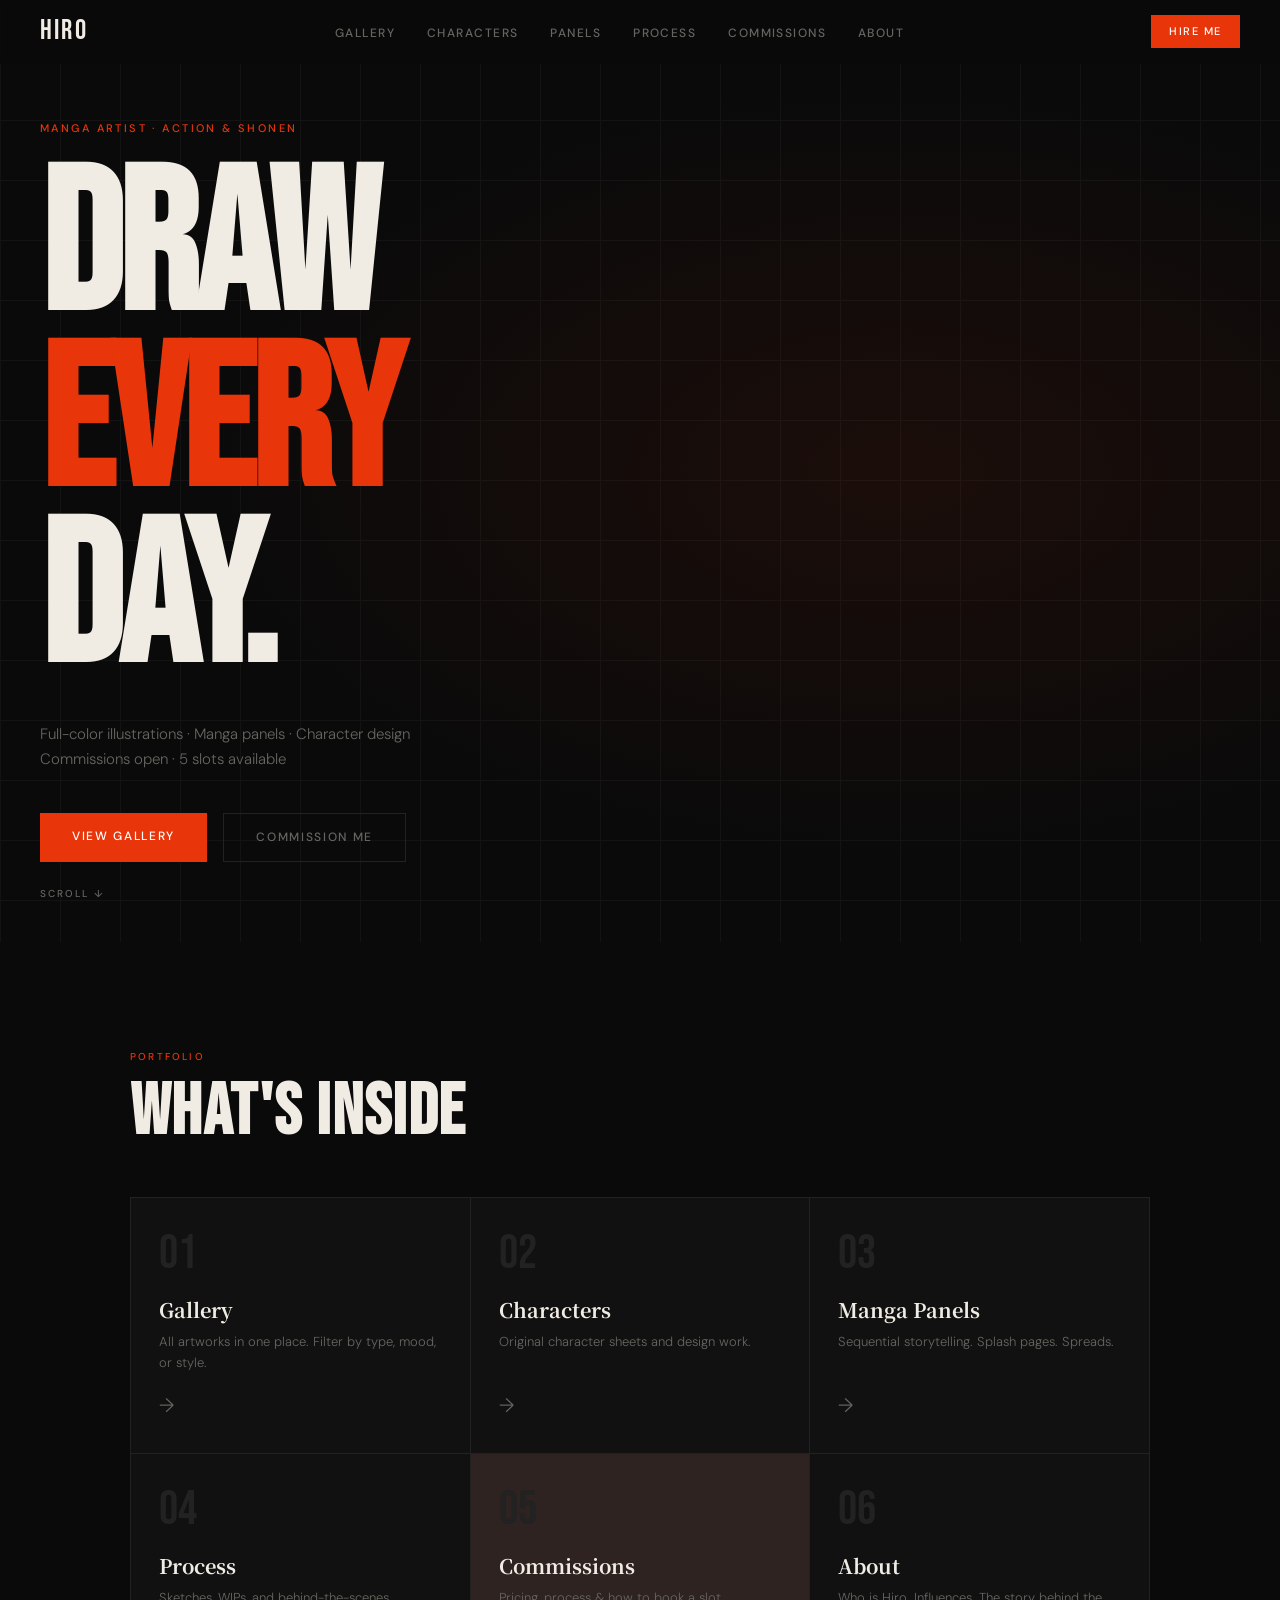
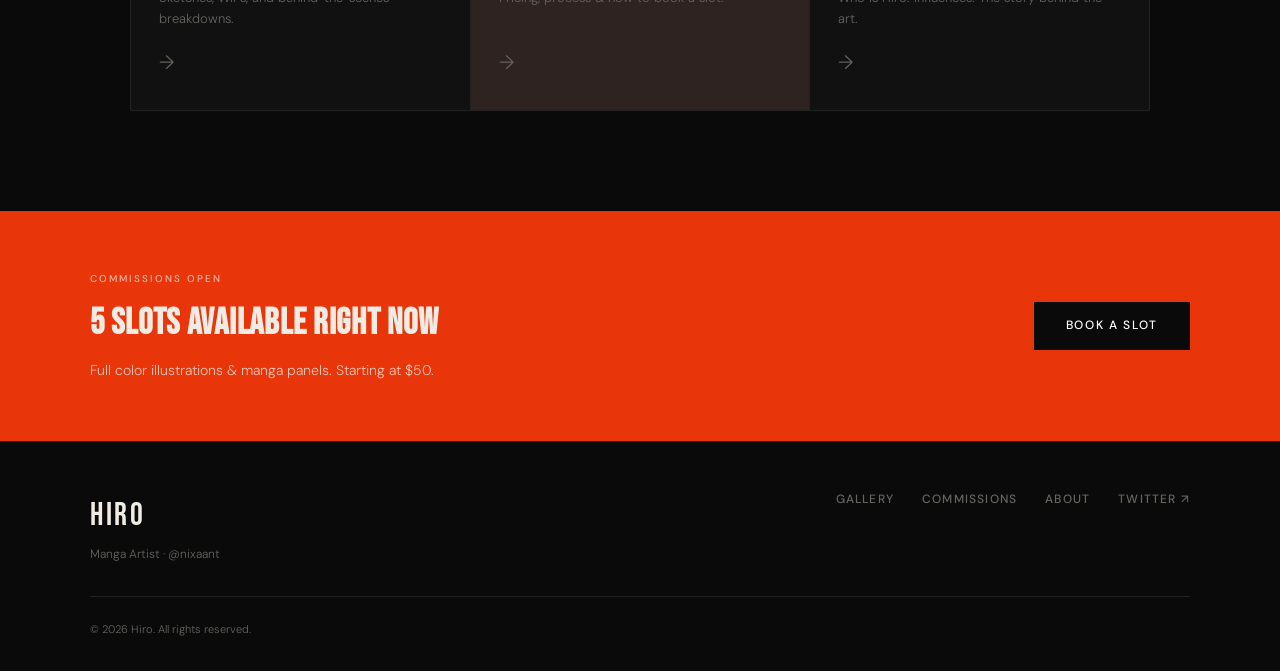
<file: index.html>
<!DOCTYPE html>
<html lang="en">
<head>
<meta charset="UTF-8">
<meta name="viewport" content="width=device-width, initial-scale=1.0">
<title>HIRO — Manga Artist</title>
<link rel="stylesheet" href="style.css">
<link href="https://fonts.googleapis.com/css2?family=Bebas+Neue&family=Noto+Serif+JP:wght@400;700;900&family=DM+Sans:wght@300;400;500&display=swap" rel="stylesheet">
</head>
<body>

<!-- NAV -->
<nav class="nav" id="nav">
  <a href="index.html" class="nav-logo">HIRO</a>
  <ul class="nav-links">
    <li><a href="gallery.html">Gallery</a></li>
    <li><a href="characters.html">Characters</a></li>
    <li><a href="panels.html">Panels</a></li>
    <li><a href="process.html">Process</a></li>
    <li><a href="commissions.html">Commissions</a></li>
    <li><a href="about.html">About</a></li>
  </ul>
  <a href="commissions.html" class="nav-cta">Hire Me</a>
  <button class="nav-burger" id="burger" aria-label="Menu">
    <span></span><span></span><span></span>
  </button>
</nav>

<div class="mobile-menu" id="mobileMenu">
  <a href="gallery.html">Gallery</a>
  <a href="characters.html">Characters</a>
  <a href="panels.html">Panels</a>
  <a href="process.html">Process</a>
  <a href="commissions.html">Commissions</a>
  <a href="about.html">About</a>
  <a href="commissions.html" class="mobile-cta">Hire Me →</a>
</div>

<!-- HERO -->
<section class="hero">
  <div class="hero-bg">
    <div class="hero-grid"></div>
    <div class="hero-noise"></div>
  </div>
  <div class="hero-content">
    <div class="hero-tag">Manga Artist · Action &amp; Shonen</div>
    <h1 class="hero-title">
      <span class="title-line" style="animation-delay:0.1s">DRAW</span>
      <span class="title-line accent" style="animation-delay:0.2s">EVERY</span>
      <span class="title-line" style="animation-delay:0.3s">DAY.</span>
    </h1>
    <p class="hero-sub">Full-color illustrations · Manga panels · Character design<br>Commissions open · 5 slots available</p>
    <div class="hero-actions">
      <a href="gallery.html" class="btn-primary">View Gallery</a>
      <a href="commissions.html" class="btn-ghost">Commission Me</a>
    </div>
  </div>
  <div class="hero-scroll">SCROLL ↓</div>
</section>

<!-- SECTIONS PREVIEW -->
<section class="preview-section">
  <div class="section-header">
    <span class="section-tag">Portfolio</span>
    <h2>What's Inside</h2>
  </div>
  <div class="preview-grid">
    <a href="gallery.html" class="preview-card" style="animation-delay:0s">
      <div class="preview-num">01</div>
      <div class="preview-info">
        <div class="preview-title">Gallery</div>
        <div class="preview-desc">All artworks in one place. Filter by type, mood, or style.</div>
      </div>
      <div class="preview-arrow">→</div>
    </a>
    <a href="characters.html" class="preview-card" style="animation-delay:0.05s">
      <div class="preview-num">02</div>
      <div class="preview-info">
        <div class="preview-title">Characters</div>
        <div class="preview-desc">Original character sheets and design work.</div>
      </div>
      <div class="preview-arrow">→</div>
    </a>
    <a href="panels.html" class="preview-card" style="animation-delay:0.1s">
      <div class="preview-num">03</div>
      <div class="preview-info">
        <div class="preview-title">Manga Panels</div>
        <div class="preview-desc">Sequential storytelling. Splash pages. Spreads.</div>
      </div>
      <div class="preview-arrow">→</div>
    </a>
    <a href="process.html" class="preview-card" style="animation-delay:0.15s">
      <div class="preview-num">04</div>
      <div class="preview-info">
        <div class="preview-title">Process</div>
        <div class="preview-desc">Sketches, WIPs, and behind-the-scenes breakdowns.</div>
      </div>
      <div class="preview-arrow">→</div>
    </a>
    <a href="commissions.html" class="preview-card highlight" style="animation-delay:0.2s">
      <div class="preview-num">05</div>
      <div class="preview-info">
        <div class="preview-title">Commissions</div>
        <div class="preview-desc">Pricing, process &amp; how to book a slot.</div>
      </div>
      <div class="preview-arrow">→</div>
    </a>
    <a href="about.html" class="preview-card" style="animation-delay:0.25s">
      <div class="preview-num">06</div>
      <div class="preview-info">
        <div class="preview-title">About</div>
        <div class="preview-desc">Who is Hiro. Influences. The story behind the art.</div>
      </div>
      <div class="preview-arrow">→</div>
    </a>
  </div>
</section>

<!-- COMMISSION STRIP -->
<section class="strip">
  <div class="strip-inner">
    <div class="strip-text">
      <span class="strip-tag">Commissions Open</span>
      <h3>5 slots available right now</h3>
      <p>Full color illustrations &amp; manga panels. Starting at $50.</p>
    </div>
    <a href="commissions.html" class="btn-primary">Book a Slot</a>
  </div>
</section>

<!-- FOOTER -->
<footer class="footer">
  <div class="footer-inner">
    <div class="footer-left">
      <div class="footer-logo">HIRO</div>
      <div class="footer-sub">Manga Artist · @nixaant</div>
    </div>
    <div class="footer-links">
      <a href="gallery.html">Gallery</a>
      <a href="commissions.html">Commissions</a>
      <a href="about.html">About</a>
      <a href="https://twitter.com/nixaant" target="_blank">Twitter ↗</a>
    </div>
  </div>
  <div class="footer-bottom">© 2026 Hiro. All rights reserved.</div>
</footer>

<script src="main.js"></script>
</body>
</html>
</file>
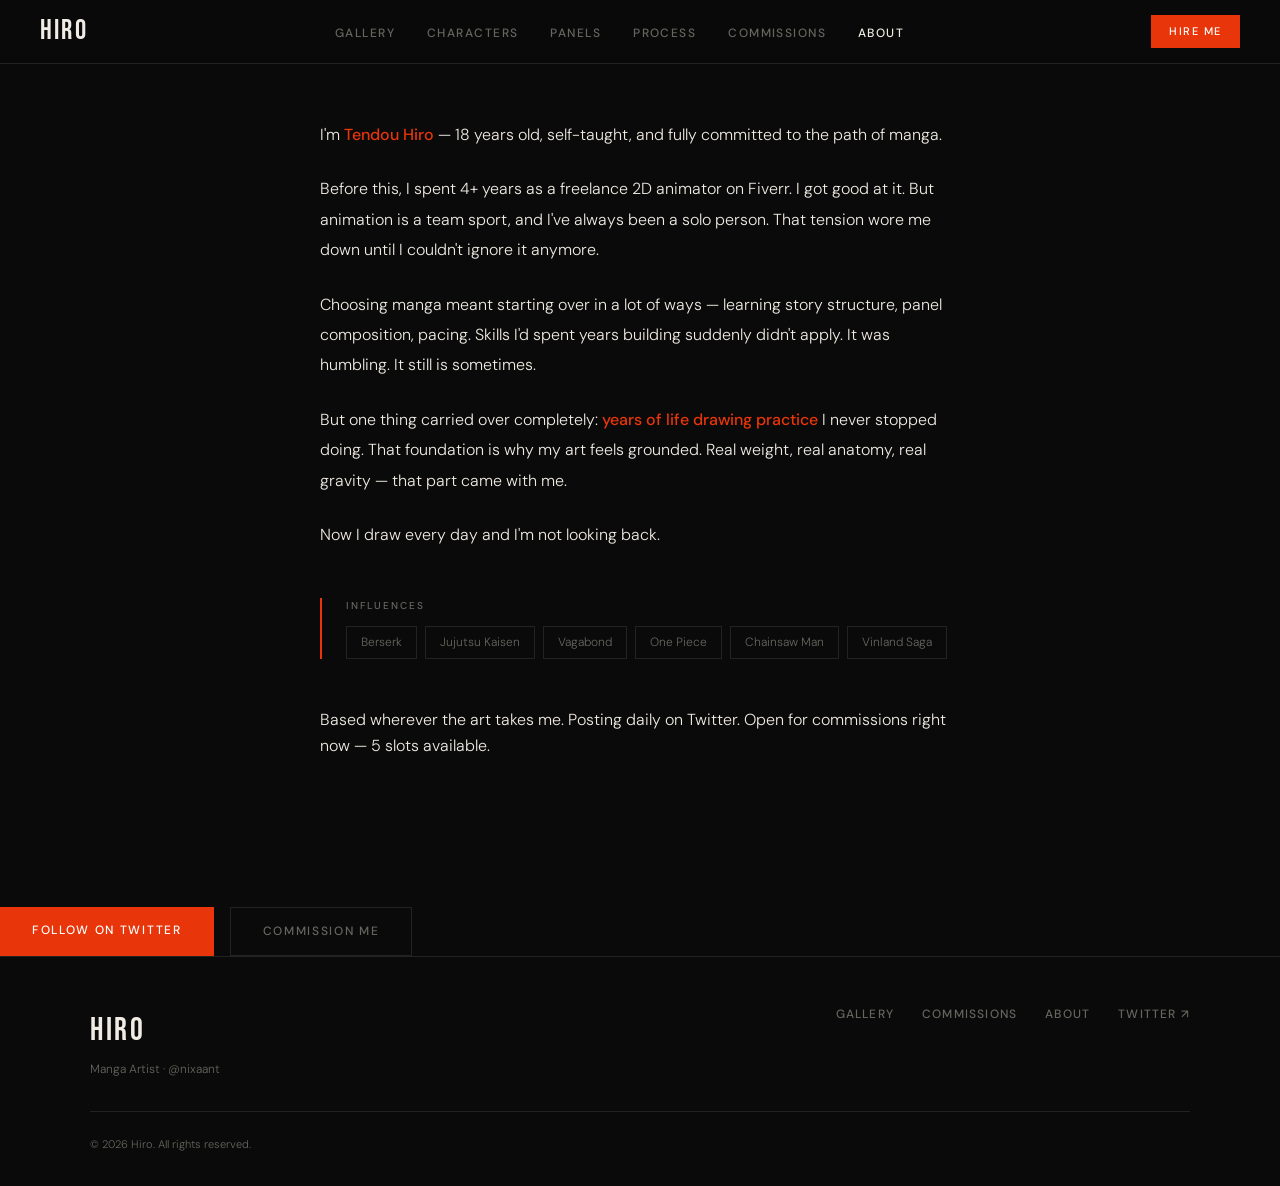
<file: about.html>
<!DOCTYPE html>
<html lang="en">
<head>
<meta charset="UTF-8">
<meta name="viewport" content="width=device-width, initial-scale=1.0">
<title>About — HIRO</title>
<link rel="stylesheet" href="style.css">
<link href="https://fonts.googleapis.com/css2?family=Bebas+Neue&family=Noto+Serif+JP:wght@400;700;900&family=DM+Sans:wght@300;400;500&display=swap" rel="stylesheet">
</head>
<body>

<nav class="nav">
  <a href="index.html" class="nav-logo">HIRO</a>
  <ul class="nav-links">
    <li><a href="gallery.html">Gallery</a></li>
    <li><a href="characters.html">Characters</a></li>
    <li><a href="panels.html">Panels</a></li>
    <li><a href="process.html">Process</a></li>
    <li><a href="commissions.html">Commissions</a></li>
    <li><a href="about.html" style="color:var(--text)">About</a></li>
  </ul>
  <a href="commissions.html" class="nav-cta">Hire Me</a>
  <button class="nav-burger" id="burger"><span></span><span></span><span></span></button>
</nav>

<div class="mobile-menu" id="mobileMenu">
  <a href="gallery.html">Gallery</a>
  <a href="characters.html">Characters</a>
  <a href="panels.html">Panels</a>
  <a href="process.html">Process</a>
  <a href="commissions.html">Commissions</a>
  <a href="about.html">About</a>
  <a href="commissions.html" class="mobile-cta">Hire Me →</a>
</div>

<div class="about-wrap">
  <div class="about-body">
  <p>
    I'm <strong>Tendou Hiro</strong> — 18 years old, self-taught, and fully committed to the path of manga.
  </p>
  <p>
    Before this, I spent 4+ years as a freelance 2D animator on Fiverr. I got good at it. But animation is a team sport, and I've always been a solo person. That tension wore me down until I couldn't ignore it anymore.
  </p>
  <p>
    Choosing manga meant starting over in a lot of ways — learning story structure, panel composition, pacing. Skills I'd spent years building suddenly didn't apply. It was humbling. It still is sometimes.
  </p>
  <p>
    But one thing carried over completely: <strong>years of life drawing practice</strong> I never stopped doing. That foundation is why my art feels grounded. Real weight, real anatomy, real gravity — that part came with me.
  </p>
  <p>
    Now I draw every day and I'm not looking back.
  </p>
</div>

    <div class="influences">
      <div class="influences-title">Influences</div>
      <div class="influence-list">
        <!-- Edit these with your actual influences -->
        <span class="influence-tag">Berserk</span>
        <span class="influence-tag">Jujutsu Kaisen</span>
        <span class="influence-tag">Vagabond</span>
        <span class="influence-tag">One Piece</span>
        <span class="influence-tag">Chainsaw Man</span>
        <span class="influence-tag">Vinland Saga</span>
      </div>
    </div>

    <p>
      Based wherever the art takes me. Posting daily on Twitter. Open for commissions right now — 5 slots available.
    </p>
  </div>

  <div class="about-links">
    <a href="https://twitter.com/nixaant" target="_blank" class="btn-primary">Follow on Twitter</a>
    <a href="commissions.html" class="btn-ghost">Commission Me</a>
  </div>
</div>

<footer class="footer">
  <div class="footer-inner">
    <div class="footer-left">
      <div class="footer-logo">HIRO</div>
      <div class="footer-sub">Manga Artist · @nixaant</div>
    </div>
    <div class="footer-links">
      <a href="gallery.html">Gallery</a>
      <a href="commissions.html">Commissions</a>
      <a href="about.html">About</a>
      <a href="https://twitter.com/nixaant" target="_blank">Twitter ↗</a>
    </div>
  </div>
  <div class="footer-bottom">© 2026 Hiro. All rights reserved.</div>
</footer>

<script src="main.js"></script>
</body>
</html>
</file>
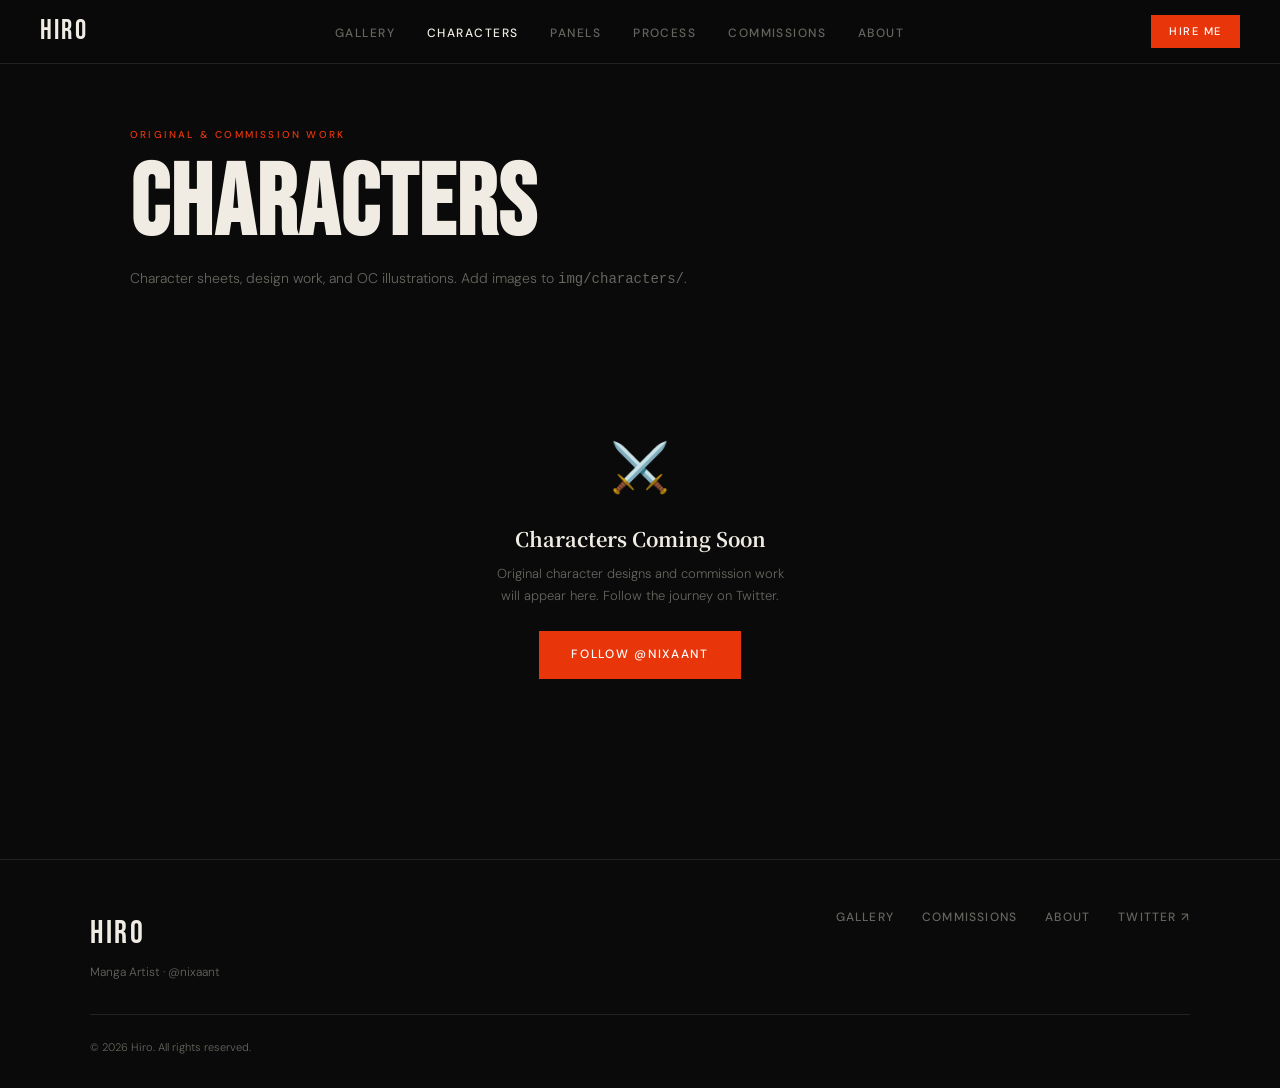
<file: characters.html>
<!DOCTYPE html>
<html lang="en">
<head>
<meta charset="UTF-8">
<meta name="viewport" content="width=device-width, initial-scale=1.0">
<title>Characters — HIRO</title>
<link rel="stylesheet" href="style.css">
<link href="https://fonts.googleapis.com/css2?family=Bebas+Neue&family=Noto+Serif+JP:wght@400;700;900&family=DM+Sans:wght@300;400;500&display=swap" rel="stylesheet">
</head>
<body>

<nav class="nav">
  <a href="index.html" class="nav-logo">HIRO</a>
  <ul class="nav-links">
    <li><a href="gallery.html">Gallery</a></li>
    <li><a href="characters.html" style="color:var(--text)">Characters</a></li>
    <li><a href="panels.html">Panels</a></li>
    <li><a href="process.html">Process</a></li>
    <li><a href="commissions.html">Commissions</a></li>
    <li><a href="about.html">About</a></li>
  </ul>
  <a href="commissions.html" class="nav-cta">Hire Me</a>
  <button class="nav-burger" id="burger"><span></span><span></span><span></span></button>
</nav>

<div class="mobile-menu" id="mobileMenu">
  <a href="gallery.html">Gallery</a>
  <a href="characters.html">Characters</a>
  <a href="panels.html">Panels</a>
  <a href="process.html">Process</a>
  <a href="commissions.html">Commissions</a>
  <a href="about.html">About</a>
  <a href="commissions.html" class="mobile-cta">Hire Me →</a>
</div>

<div class="page-hero">
  <span class="section-tag">Original & Commission Work</span>
  <h1>Characters</h1>
  <p>Character sheets, design work, and OC illustrations. Add images to <code>img/characters/</code>.</p>
</div>

<div class="gallery-grid" id="charGrid">
  <div class="empty-state">
    <div class="empty-icon">⚔️</div>
    <h3>Characters Coming Soon</h3>
    <p>Original character designs and commission work will appear here. Follow the journey on Twitter.</p>
    <a href="https://twitter.com/nixaant" target="_blank" class="btn-primary">Follow @nixaant</a>
  </div>

  <!--
  === HOW TO ADD CHARACTERS ===
  <div class="gallery-item">
    <img src="img/characters/your-character.jpg" alt="Character Name" loading="lazy">
    <div class="gallery-overlay">
      <div>
        <div class="gallery-label">Character Name</div>
        <div class="gallery-sublabel">OC · Character Sheet</div>
      </div>
    </div>
  </div>
  -->
</div>

<footer class="footer">
  <div class="footer-inner">
    <div class="footer-left">
      <div class="footer-logo">HIRO</div>
      <div class="footer-sub">Manga Artist · @nixaant</div>
    </div>
    <div class="footer-links">
      <a href="gallery.html">Gallery</a>
      <a href="commissions.html">Commissions</a>
      <a href="about.html">About</a>
      <a href="https://twitter.com/nixaant" target="_blank">Twitter ↗</a>
    </div>
  </div>
  <div class="footer-bottom">© 2026 Hiro. All rights reserved.</div>
</footer>

<script src="main.js"></script>
</body>
</html>
</file>
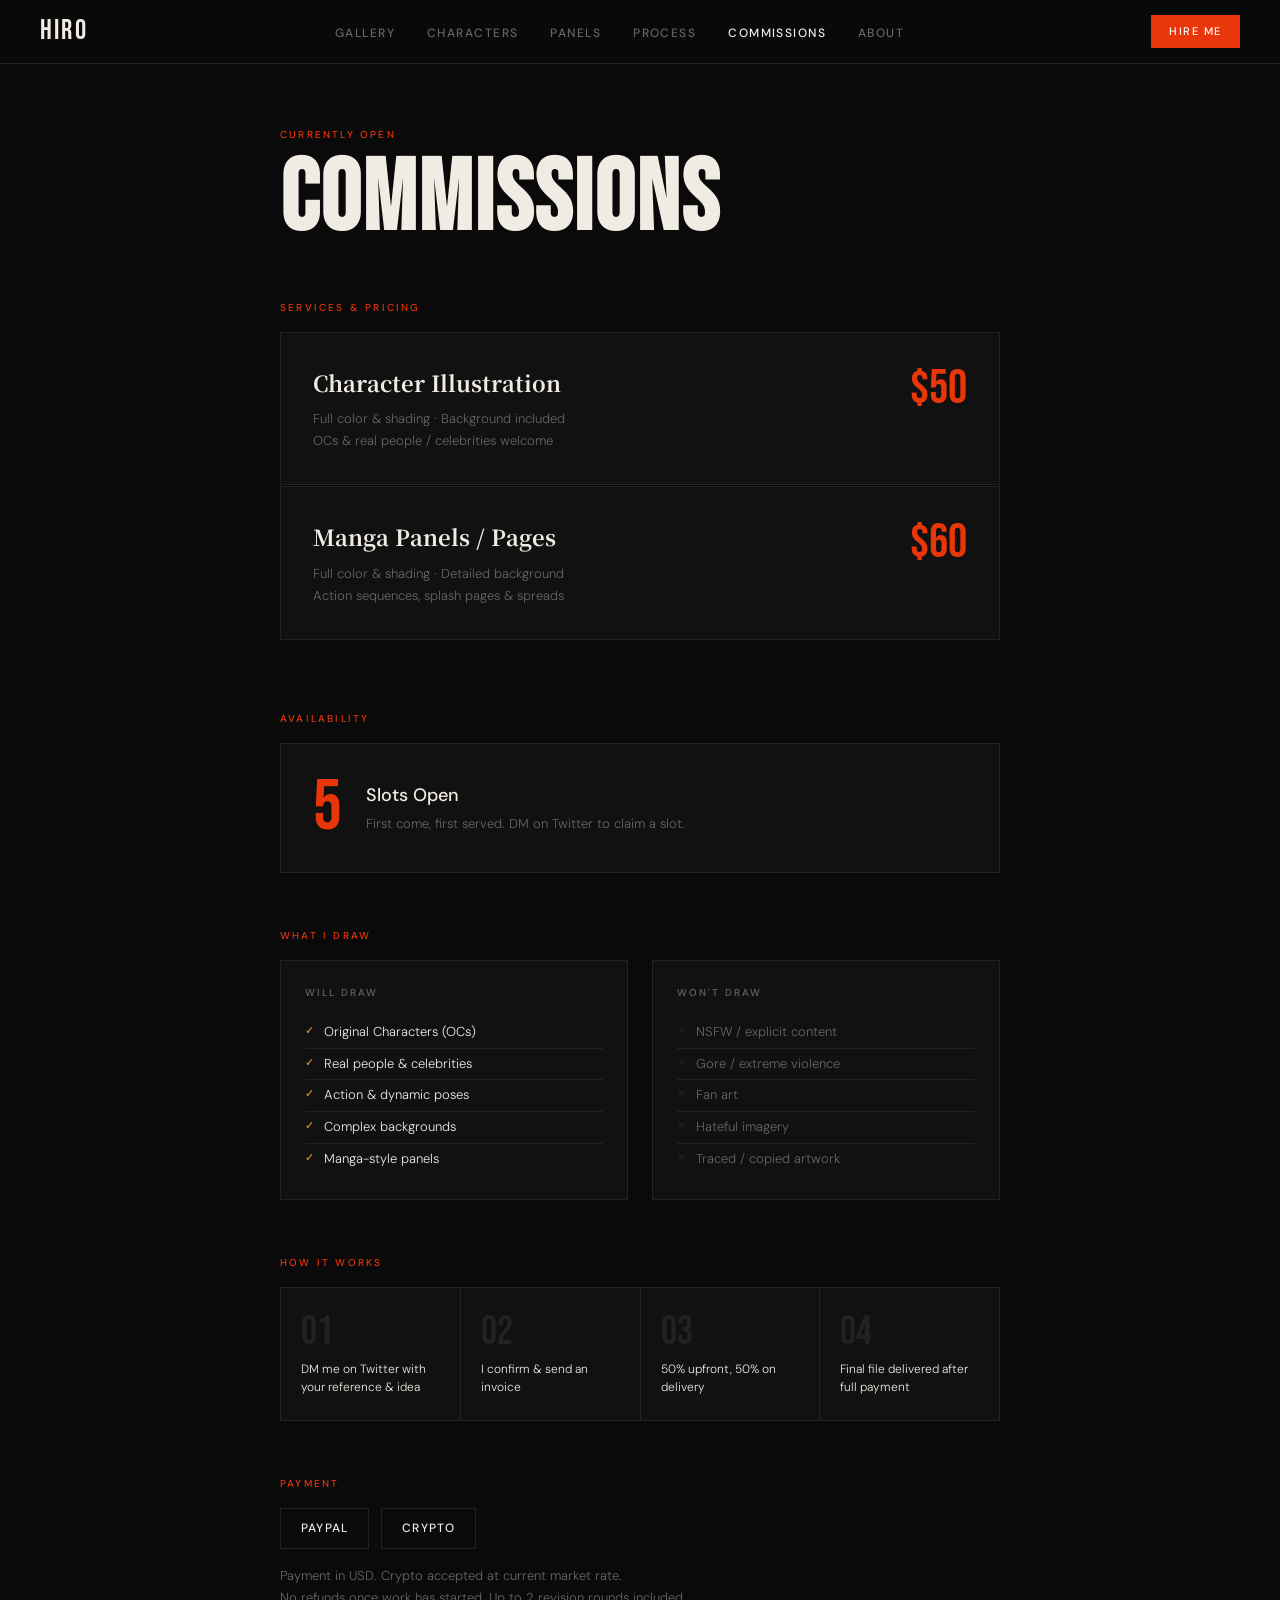
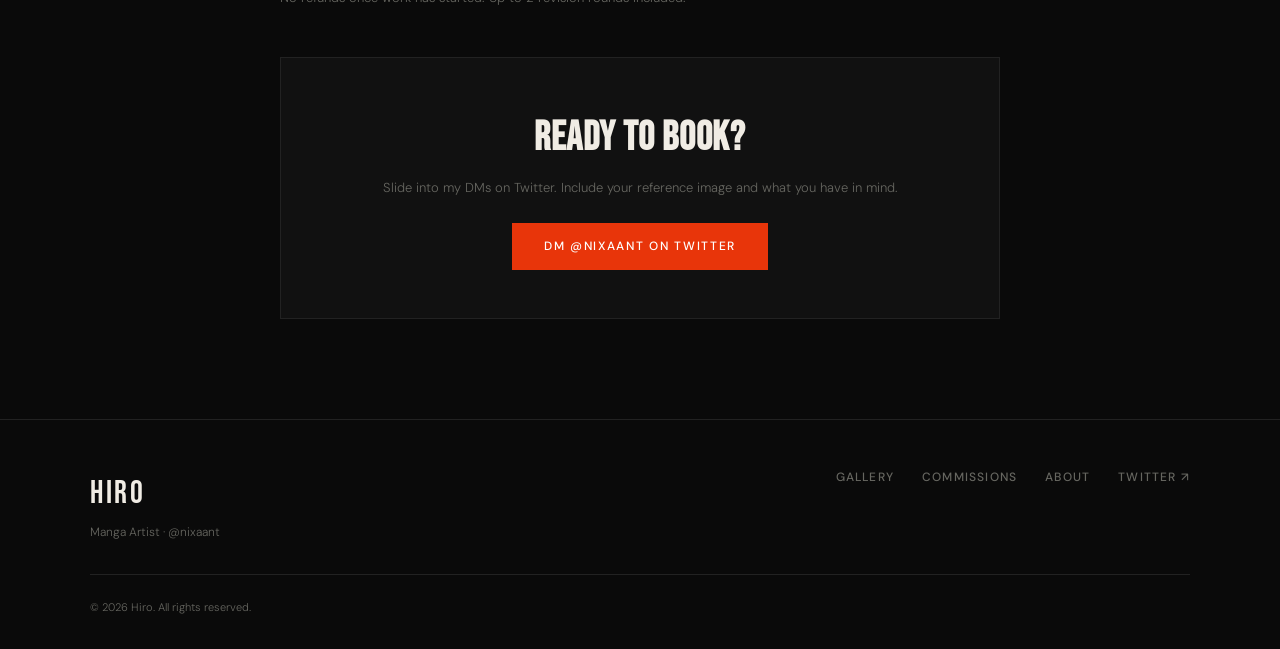
<file: commissions.html>
<!DOCTYPE html>
<html lang="en">
<head>
<meta charset="UTF-8">
<meta name="viewport" content="width=device-width, initial-scale=1.0">
<title>Commissions — HIRO</title>
<link rel="stylesheet" href="style.css">
<link href="https://fonts.googleapis.com/css2?family=Bebas+Neue&family=Noto+Serif+JP:wght@400;700;900&family=DM+Sans:wght@300;400;500&display=swap" rel="stylesheet">
</head>
<body>

<nav class="nav">
  <a href="index.html" class="nav-logo">HIRO</a>
  <ul class="nav-links">
    <li><a href="gallery.html">Gallery</a></li>
    <li><a href="characters.html">Characters</a></li>
    <li><a href="panels.html">Panels</a></li>
    <li><a href="process.html">Process</a></li>
    <li><a href="commissions.html" style="color:var(--text)">Commissions</a></li>
    <li><a href="about.html">About</a></li>
  </ul>
  <a href="commissions.html" class="nav-cta">Hire Me</a>
  <button class="nav-burger" id="burger"><span></span><span></span><span></span></button>
</nav>

<div class="mobile-menu" id="mobileMenu">
  <a href="gallery.html">Gallery</a>
  <a href="characters.html">Characters</a>
  <a href="panels.html">Panels</a>
  <a href="process.html">Process</a>
  <a href="commissions.html">Commissions</a>
  <a href="about.html">About</a>
  <a href="commissions.html" class="mobile-cta">Hire Me →</a>
</div>

<div class="commissions-wrap">
  <span class="section-tag">Currently Open</span>
  <h1 style="font-family:'Bebas Neue',sans-serif;font-size:clamp(56px,10vw,100px);letter-spacing:0.02em;line-height:0.9;margin-bottom:48px">Commissions</h1>

  <!-- SERVICES -->
  <section class="comm-services">
    <p class="section-tag" style="margin-bottom:16px">Services & Pricing</p>
    <div class="comm-card">
      <div>
        <div class="comm-name">Character Illustration</div>
        <div class="comm-desc">Full color & shading · Background included<br>OCs & real people / celebrities welcome</div>
      </div>
      <div class="comm-price">$50</div>
    </div>
    <div class="comm-card">
      <div>
        <div class="comm-name">Manga Panels / Pages</div>
        <div class="comm-desc">Full color & shading · Detailed background<br>Action sequences, splash pages & spreads</div>
      </div>
      <div class="comm-price">$60</div>
    </div>
  </section>

  <!-- SLOTS -->
  <section style="margin-bottom:48px">
    <p class="section-tag" style="margin-bottom:16px">Availability</p>
    <div style="border:1px solid var(--border);padding:28px 32px;background:var(--surface);display:flex;align-items:center;gap:24px;flex-wrap:wrap">
      <div style="font-family:'Bebas Neue',sans-serif;font-size:72px;color:var(--accent);line-height:1">5</div>
      <div>
        <div style="font-size:18px;font-weight:500;margin-bottom:4px">Slots Open</div>
        <div style="font-size:13px;color:var(--muted)">First come, first served. DM on Twitter to claim a slot.</div>
      </div>
    </div>
  </section>

  <!-- WILL / WONT -->
  <section style="margin-bottom:48px">
    <p class="section-tag" style="margin-bottom:16px">What I Draw</p>
    <div class="comm-grid">
      <div class="comm-box will">
        <div class="comm-box-title">Will Draw</div>
        <ul>
          <li>Original Characters (OCs)</li>
          <li>Real people & celebrities</li>
          <li>Action & dynamic poses</li>
          <li>Complex backgrounds</li>
          <li>Manga-style panels</li>
        </ul>
      </div>
      <div class="comm-box wont">
        <div class="comm-box-title">Won't Draw</div>
        <ul>
          <li>NSFW / explicit content</li>
          <li>Gore / extreme violence</li>
          <li>Fan art</li>
          <li>Hateful imagery</li>
          <li>Traced / copied artwork</li>
        </ul>
      </div>
    </div>
  </section>

  <!-- PROCESS -->
  <section style="margin-bottom:48px">
    <p class="section-tag" style="margin-bottom:16px">How It Works</p>
    <div class="steps-row">
      <div class="step-box">
        <div class="step-n">01</div>
        <div class="step-t">DM me on Twitter with your reference & idea</div>
      </div>
      <div class="step-box">
        <div class="step-n">02</div>
        <div class="step-t">I confirm & send an invoice</div>
      </div>
      <div class="step-box">
        <div class="step-n">03</div>
        <div class="step-t">50% upfront, 50% on delivery</div>
      </div>
      <div class="step-box">
        <div class="step-n">04</div>
        <div class="step-t">Final file delivered after full payment</div>
      </div>
    </div>
  </section>

  <!-- PAYMENT -->
  <section style="margin-bottom:48px">
    <p class="section-tag" style="margin-bottom:16px">Payment</p>
    <div class="payment-row">
      <div class="payment-pill">PayPal</div>
      <div class="payment-pill">Crypto</div>
    </div>
    <p class="payment-note">
      Payment in USD. Crypto accepted at current market rate.<br>
      No refunds once work has started. Up to 2 revision rounds included.
    </p>
  </section>

  <!-- CTA -->
  <div class="comm-cta">
    <h3>Ready to Book?</h3>
    <p>Slide into my DMs on Twitter. Include your reference image and what you have in mind.</p>
    <a href="https://twitter.com/nixaant" target="_blank" class="btn-primary">DM @nixaant on Twitter</a>
  </div>
</div>

<footer class="footer">
  <div class="footer-inner">
    <div class="footer-left">
      <div class="footer-logo">HIRO</div>
      <div class="footer-sub">Manga Artist · @nixaant</div>
    </div>
    <div class="footer-links">
      <a href="gallery.html">Gallery</a>
      <a href="commissions.html">Commissions</a>
      <a href="about.html">About</a>
      <a href="https://twitter.com/nixaant" target="_blank">Twitter ↗</a>
    </div>
  </div>
  <div class="footer-bottom">© 2026 Hiro. All rights reserved.</div>
</footer>

<script src="main.js"></script>
</body>
</html>
</file>
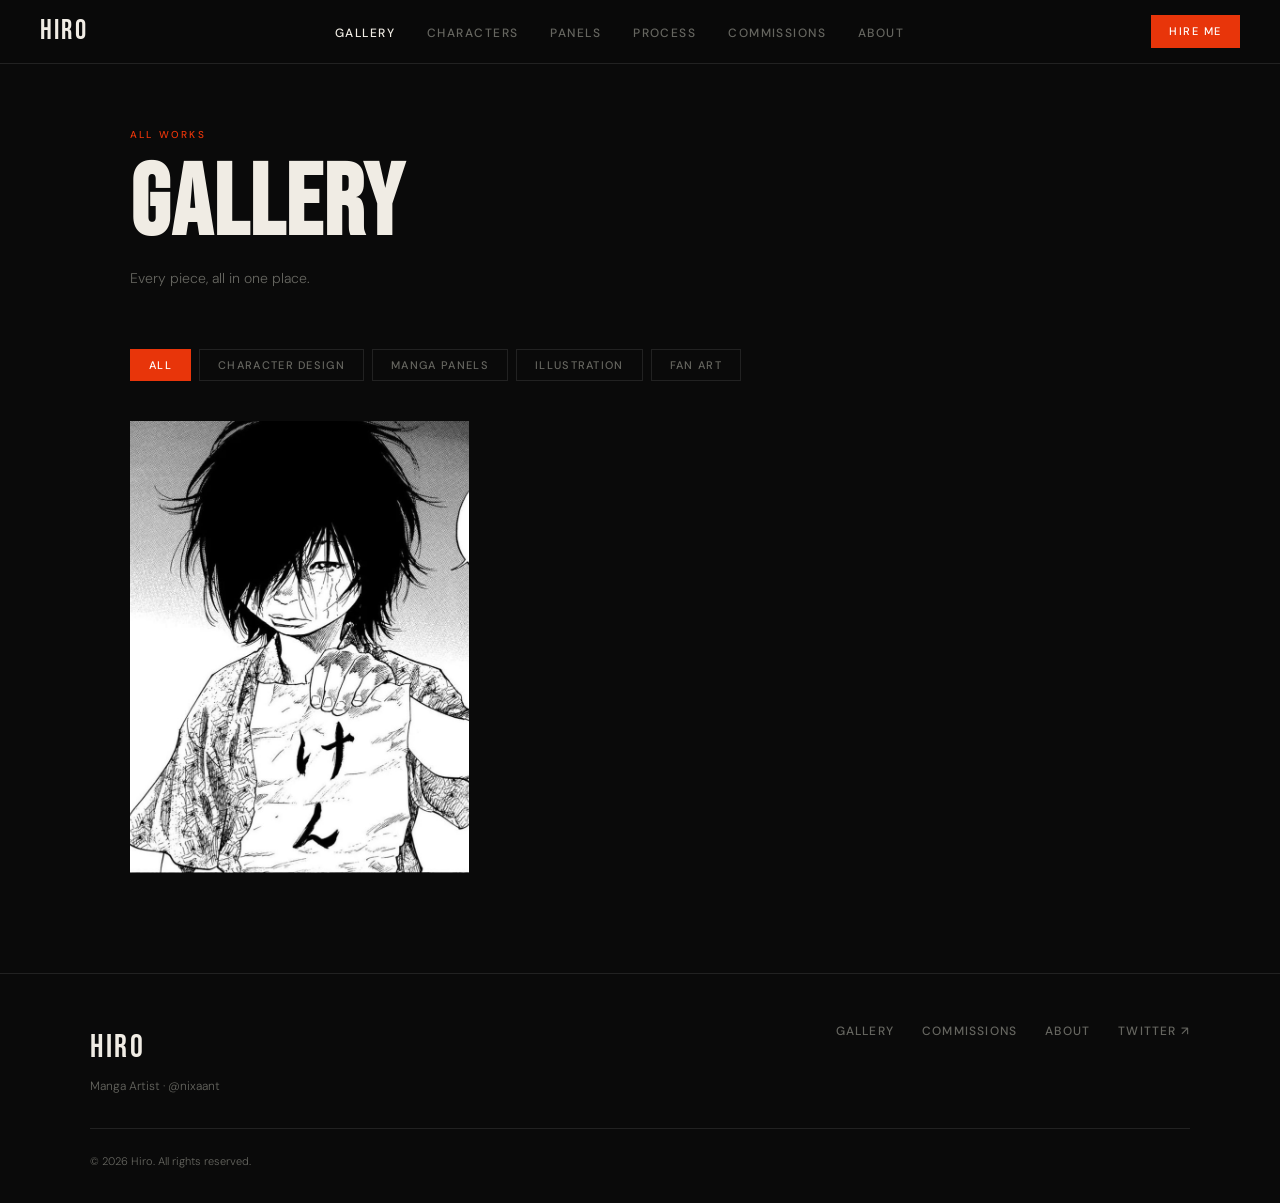
<file: gallery.html>
<!DOCTYPE html>
<html lang="en">
<head>
<meta charset="UTF-8">
<meta name="viewport" content="width=device-width, initial-scale=1.0">
<title>Gallery — HIRO</title>
<link rel="stylesheet" href="style.css">
<link href="https://fonts.googleapis.com/css2?family=Bebas+Neue&family=Noto+Serif+JP:wght@400;700;900&family=DM+Sans:wght@300;400;500&display=swap" rel="stylesheet">
</head>
<body>

<nav class="nav">
  <a href="index.html" class="nav-logo">HIRO</a>
  <ul class="nav-links">
    <li><a href="gallery.html" style="color:var(--text)">Gallery</a></li>
    <li><a href="characters.html">Characters</a></li>
    <li><a href="panels.html">Panels</a></li>
    <li><a href="process.html">Process</a></li>
    <li><a href="commissions.html">Commissions</a></li>
    <li><a href="about.html">About</a></li>
  </ul>
  <a href="commissions.html" class="nav-cta">Hire Me</a>
  <button class="nav-burger" id="burger"><span></span><span></span><span></span></button>
</nav>

<div class="mobile-menu" id="mobileMenu">
  <a href="gallery.html">Gallery</a>
  <a href="characters.html">Characters</a>
  <a href="panels.html">Panels</a>
  <a href="process.html">Process</a>
  <a href="commissions.html">Commissions</a>
  <a href="about.html">About</a>
  <a href="commissions.html" class="mobile-cta">Hire Me →</a>
</div>

<div class="page-hero">
  <span class="section-tag">All Works</span>
  <h1>Gallery</h1>
  <p>Every piece, all in one place.</p>
</div>

<div class="filter-bar">
  <button class="filter-btn active" data-filter="all">All</button>
  <button class="filter-btn" data-filter="character">Character Design</button>
  <button class="filter-btn" data-filter="panel">Manga Panels</button>
  <button class="filter-btn" data-filter="illustration">Illustration</button>
  <button class="filter-btn" data-filter="fanart">Fan Art</button>
</div>

<div class="gallery-grid" id="galleryGrid">
  <!-- Empty state — replace with real gallery items as you add art -->
  
<div class="gallery-item" data-category="character">
  <img src="img/gallery/your-so-fucking-cute-i-fucking-love-you-v0-et0jsbgk5zwg1.jpg" alt="Sasaki" loading="lazy">
  <div class="gallery-overlay">
    <div>
      <div class="gallery-label">Artwork Title</div>
      <div class="gallery-sublabel">Character Design</div>
    </div>
  </div>
</div>
  <!--
  === HOW TO ADD YOUR ART ===
  Copy this block and fill in your image path, title, and category.
  Category options: character | panel | illustration | fanart

  <div class="gallery-item" data-category="character">
    <img src="img/gallery/your-image.jpg" alt="Title of artwork" loading="lazy">
    <div class="gallery-overlay">
      <div>
        <div class="gallery-label">Title of Artwork</div>
        <div class="gallery-sublabel">Character Design</div>
      </div>
    </div>
  </div>
  -->
</div>

<footer class="footer">
  <div class="footer-inner">
    <div class="footer-left">
      <div class="footer-logo">HIRO</div>
      <div class="footer-sub">Manga Artist · @nixaant</div>
    </div>
    <div class="footer-links">
      <a href="gallery.html">Gallery</a>
      <a href="commissions.html">Commissions</a>
      <a href="about.html">About</a>
      <a href="https://twitter.com/nixaant" target="_blank">Twitter ↗</a>
    </div>
  </div>
  <div class="footer-bottom">© 2026 Hiro. All rights reserved.</div>
</footer>

<script src="main.js"></script>
<script>
  // Filter logic
  const btns = document.querySelectorAll('.filter-btn');
  const items = document.querySelectorAll('.gallery-item');
  btns.forEach(btn => {
    btn.addEventListener('click', () => {
      btns.forEach(b => b.classList.remove('active'));
      btn.classList.add('active');
      const f = btn.dataset.filter;
      items.forEach(item => {
        item.style.display = (f === 'all' || item.dataset.category === f) ? 'block' : 'none';
      });
    });
  });
</script>
</body>
</html>
</file>
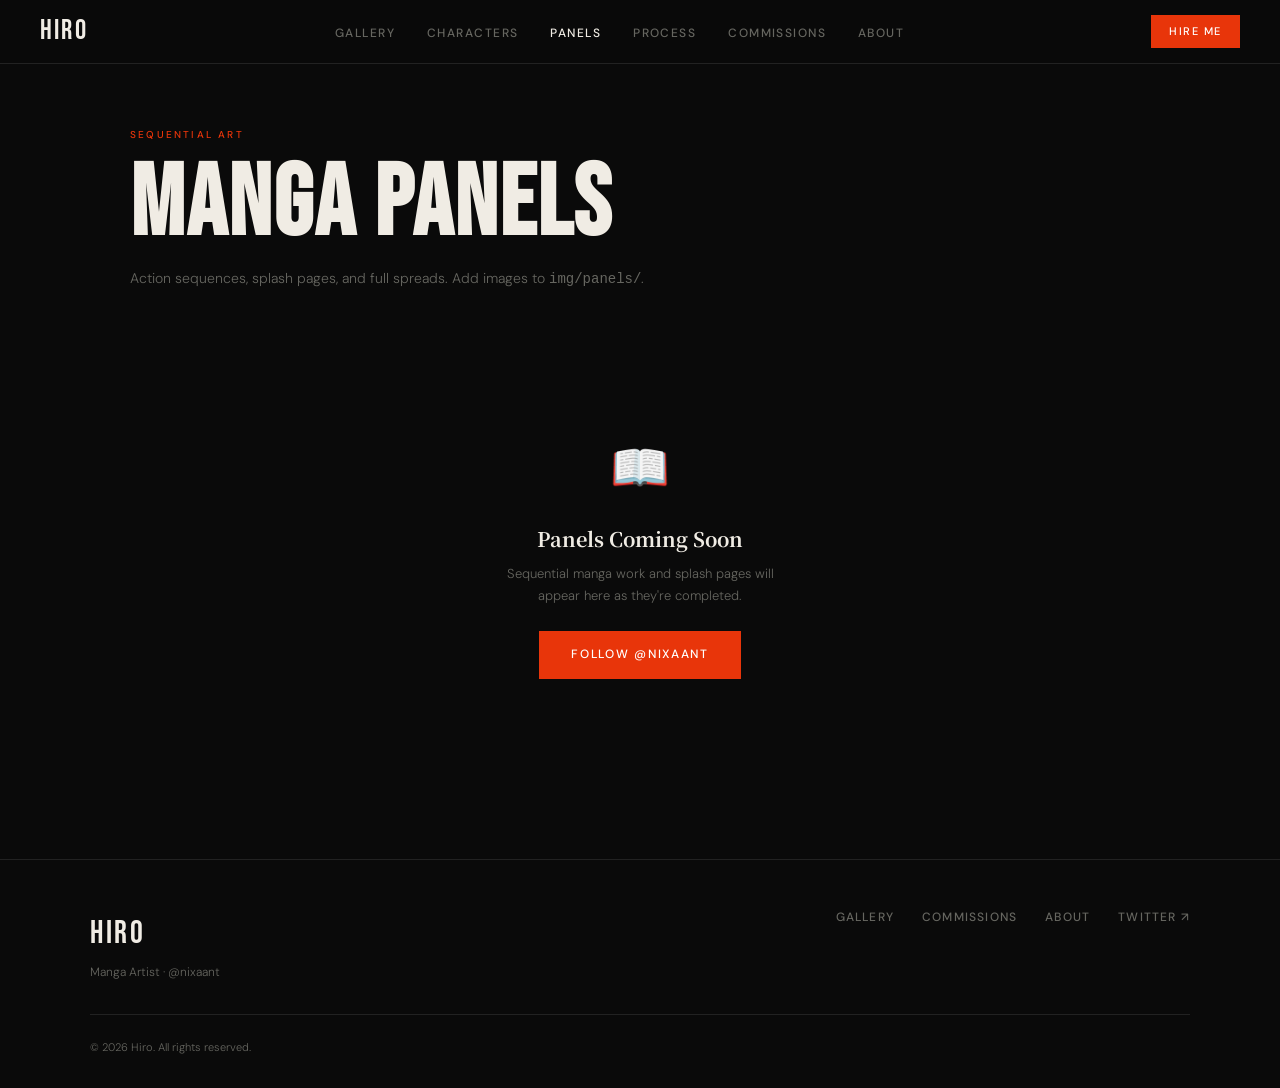
<file: panels.html>
<!DOCTYPE html>
<html lang="en">
<head>
<meta charset="UTF-8">
<meta name="viewport" content="width=device-width, initial-scale=1.0">
<title>Manga Panels — HIRO</title>
<link rel="stylesheet" href="style.css">
<link href="https://fonts.googleapis.com/css2?family=Bebas+Neue&family=Noto+Serif+JP:wght@400;700;900&family=DM+Sans:wght@300;400;500&display=swap" rel="stylesheet">
<style>
  .panels-grid {
    max-width: 1100px;
    margin: 0 auto;
    padding: 0 40px 100px;
    display: grid;
    grid-template-columns: repeat(auto-fill, minmax(340px, 1fr));
    gap: 2px;
  }
  .panel-item {
    background: var(--surface);
    overflow: hidden;
    cursor: pointer;
  }
  .panel-img {
    aspect-ratio: 2/3;
    background: var(--surface2);
    overflow: hidden;
    position: relative;
  }
  .panel-img img {
    width: 100%; height: 100%;
    object-fit: cover;
    transition: transform 0.4s ease;
  }
  .panel-item:hover .panel-img img { transform: scale(1.03); }
  .panel-meta {
    padding: 16px 20px;
    border-top: 1px solid var(--border);
  }
  .panel-title { font-size: 15px; font-weight: 500; margin-bottom: 4px; }
  .panel-type { font-size: 11px; color: var(--muted); letter-spacing: 0.1em; text-transform: uppercase; }
  @media (max-width: 768px) {
    .panels-grid { padding: 0 20px 60px; grid-template-columns: 1fr; }
  }
</style>
</head>
<body>

<nav class="nav">
  <a href="index.html" class="nav-logo">HIRO</a>
  <ul class="nav-links">
    <li><a href="gallery.html">Gallery</a></li>
    <li><a href="characters.html">Characters</a></li>
    <li><a href="panels.html" style="color:var(--text)">Panels</a></li>
    <li><a href="process.html">Process</a></li>
    <li><a href="commissions.html">Commissions</a></li>
    <li><a href="about.html">About</a></li>
  </ul>
  <a href="commissions.html" class="nav-cta">Hire Me</a>
  <button class="nav-burger" id="burger"><span></span><span></span><span></span></button>
</nav>

<div class="mobile-menu" id="mobileMenu">
  <a href="gallery.html">Gallery</a>
  <a href="characters.html">Characters</a>
  <a href="panels.html">Panels</a>
  <a href="process.html">Process</a>
  <a href="commissions.html">Commissions</a>
  <a href="about.html">About</a>
  <a href="commissions.html" class="mobile-cta">Hire Me →</a>
</div>

<div class="page-hero">
  <span class="section-tag">Sequential Art</span>
  <h1>Manga Panels</h1>
  <p>Action sequences, splash pages, and full spreads. Add images to <code>img/panels/</code>.</p>
</div>

<div class="panels-grid" id="panelsGrid">
  <div class="empty-state" style="grid-column:1/-1">
    <div class="empty-icon">📖</div>
    <h3>Panels Coming Soon</h3>
    <p>Sequential manga work and splash pages will appear here as they're completed.</p>
    <a href="https://twitter.com/nixaant" target="_blank" class="btn-primary">Follow @nixaant</a>
  </div>

  <!--
  === HOW TO ADD PANELS ===
  <div class="panel-item">
    <div class="panel-img">
      <img src="img/panels/your-panel.jpg" alt="Panel title" loading="lazy">
    </div>
    <div class="panel-meta">
      <div class="panel-title">Panel / Page Title</div>
      <div class="panel-type">3-Panel Sequence · Action</div>
    </div>
  </div>
  -->
</div>

<footer class="footer">
  <div class="footer-inner">
    <div class="footer-left">
      <div class="footer-logo">HIRO</div>
      <div class="footer-sub">Manga Artist · @nixaant</div>
    </div>
    <div class="footer-links">
      <a href="gallery.html">Gallery</a>
      <a href="commissions.html">Commissions</a>
      <a href="about.html">About</a>
      <a href="https://twitter.com/nixaant" target="_blank">Twitter ↗</a>
    </div>
  </div>
  <div class="footer-bottom">© 2026 Hiro. All rights reserved.</div>
</footer>

<script src="main.js"></script>
</body>
</html>
</file>
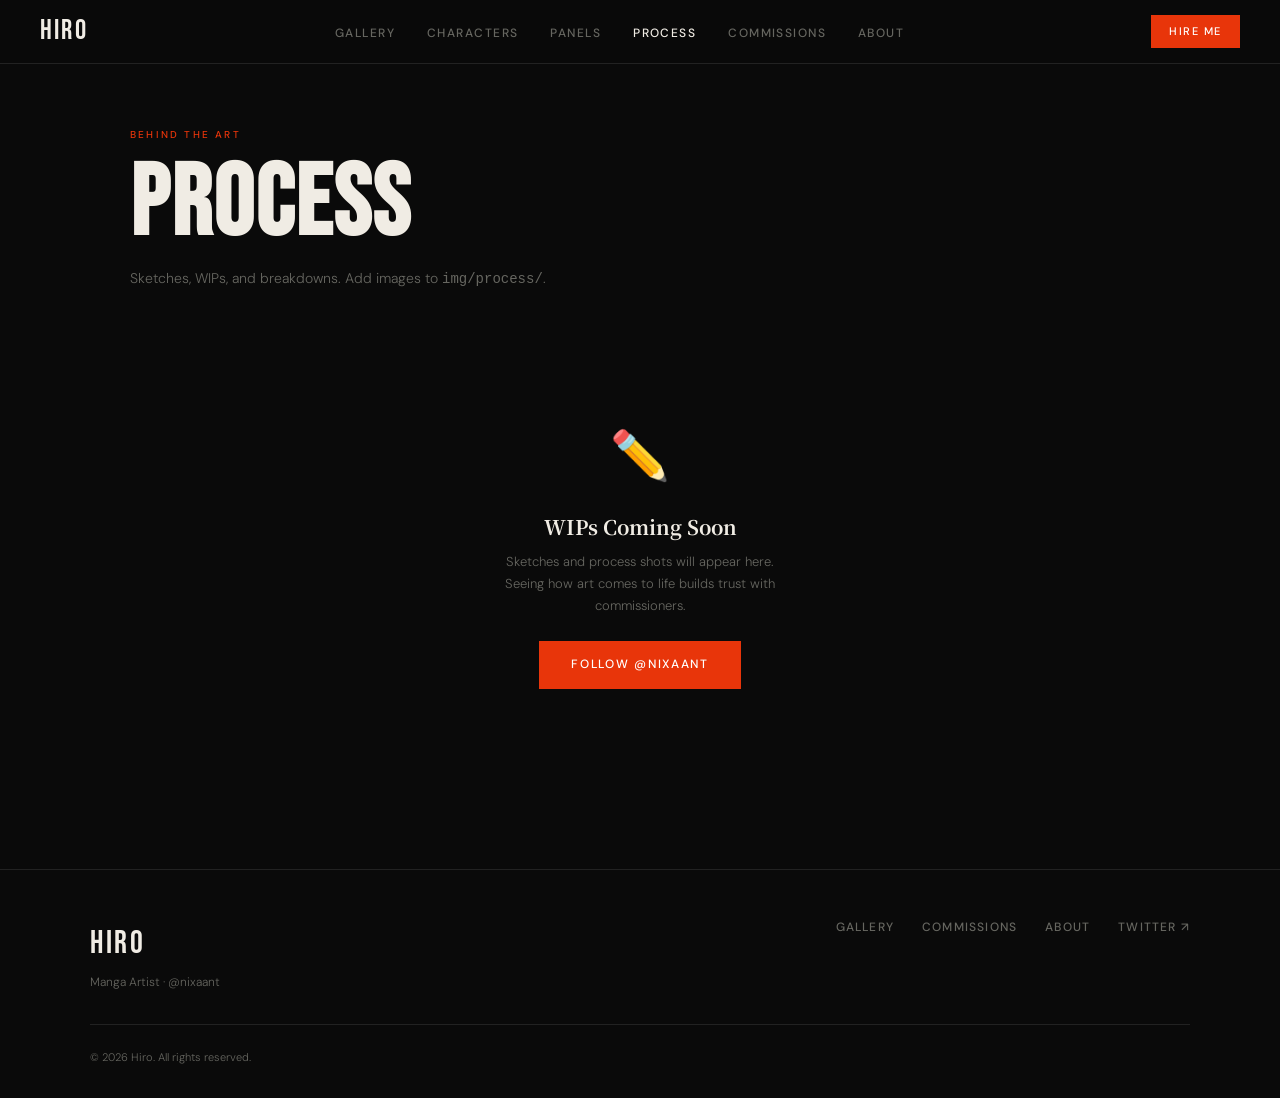
<file: process.html>
<!DOCTYPE html>
<html lang="en">
<head>
<meta charset="UTF-8">
<meta name="viewport" content="width=device-width, initial-scale=1.0">
<title>Process — HIRO</title>
<link rel="stylesheet" href="style.css">
<link href="https://fonts.googleapis.com/css2?family=Bebas+Neue&family=Noto+Serif+JP:wght@400;700;900&family=DM+Sans:wght@300;400;500&display=swap" rel="stylesheet">
</head>
<body>

<nav class="nav">
  <a href="index.html" class="nav-logo">HIRO</a>
  <ul class="nav-links">
    <li><a href="gallery.html">Gallery</a></li>
    <li><a href="characters.html">Characters</a></li>
    <li><a href="panels.html">Panels</a></li>
    <li><a href="process.html" style="color:var(--text)">Process</a></li>
    <li><a href="commissions.html">Commissions</a></li>
    <li><a href="about.html">About</a></li>
  </ul>
  <a href="commissions.html" class="nav-cta">Hire Me</a>
  <button class="nav-burger" id="burger"><span></span><span></span><span></span></button>
</nav>

<div class="mobile-menu" id="mobileMenu">
  <a href="gallery.html">Gallery</a>
  <a href="characters.html">Characters</a>
  <a href="panels.html">Panels</a>
  <a href="process.html">Process</a>
  <a href="commissions.html">Commissions</a>
  <a href="about.html">About</a>
  <a href="commissions.html" class="mobile-cta">Hire Me →</a>
</div>

<div class="process-wrap">
  <div class="page-hero" style="padding:0 0 48px">
    <span class="section-tag">Behind the Art</span>
    <h1>Process</h1>
    <p>Sketches, WIPs, and breakdowns. Add images to <code>img/process/</code>.</p>
  </div>

  <div class="process-grid" id="processGrid">
    <div class="empty-state" style="grid-column:1/-1">
      <div class="empty-icon">✏️</div>
      <h3>WIPs Coming Soon</h3>
      <p>Sketches and process shots will appear here. Seeing how art comes to life builds trust with commissioners.</p>
      <a href="https://twitter.com/nixaant" target="_blank" class="btn-primary">Follow @nixaant</a>
    </div>

    <!--
    === HOW TO ADD PROCESS SHOTS ===
    Stage options: Sketch | Lineart | Flat Color | Shading | Final

    <div class="process-item">
      <div class="process-img">
        <img src="img/process/your-wip.jpg" alt="WIP description" loading="lazy">
      </div>
      <div class="process-info">
        <div class="process-stage">Sketch</div>
        <div class="process-name">Artwork Title — Stage Name</div>
      </div>
    </div>
    -->
  </div>
</div>

<footer class="footer">
  <div class="footer-inner">
    <div class="footer-left">
      <div class="footer-logo">HIRO</div>
      <div class="footer-sub">Manga Artist · @nixaant</div>
    </div>
    <div class="footer-links">
      <a href="gallery.html">Gallery</a>
      <a href="commissions.html">Commissions</a>
      <a href="about.html">About</a>
      <a href="https://twitter.com/nixaant" target="_blank">Twitter ↗</a>
    </div>
  </div>
  <div class="footer-bottom">© 2026 Hiro. All rights reserved.</div>
</footer>

<script src="main.js"></script>
</body>
</html>
</file>
<file: style.css>
*, *::before, *::after { box-sizing: border-box; margin: 0; padding: 0; }

:root {
  --bg: #0a0a0a;
  --surface: #111111;
  --surface2: #1a1a1a;
  --border: #222222;
  --text: #f0ece4;
  --muted: #666660;
  --accent: #e8350a;
  --accent2: #f5a623;
  --white: #ffffff;
}

html { scroll-behavior: smooth; }

body {
  background: var(--bg);
  color: var(--text);
  font-family: 'DM Sans', sans-serif;
  font-weight: 300;
  line-height: 1.6;
  overflow-x: hidden;
}

a { color: inherit; text-decoration: none; }
img { max-width: 100%; display: block; }

/* ── NAV ── */
.nav {
  position: fixed;
  top: 0; left: 0; right: 0;
  z-index: 100;
  display: flex;
  align-items: center;
  justify-content: space-between;
  padding: 0 40px;
  height: 64px;
  background: rgba(10,10,10,0.92);
  backdrop-filter: blur(12px);
  border-bottom: 1px solid var(--border);
  transition: border-color 0.3s;
}

.nav-logo {
  font-family: 'Bebas Neue', sans-serif;
  font-size: 28px;
  letter-spacing: 0.08em;
  color: var(--text);
}

.nav-links {
  display: flex;
  list-style: none;
  gap: 32px;
}

.nav-links a {
  font-size: 12px;
  font-weight: 500;
  letter-spacing: 0.12em;
  text-transform: uppercase;
  color: var(--muted);
  transition: color 0.2s;
}

.nav-links a:hover { color: var(--text); }

.nav-cta {
  font-size: 11px;
  font-weight: 500;
  letter-spacing: 0.14em;
  text-transform: uppercase;
  background: var(--accent);
  color: var(--white);
  padding: 8px 18px;
  transition: opacity 0.2s;
}

.nav-cta:hover { opacity: 0.85; }

.nav-burger {
  display: none;
  flex-direction: column;
  gap: 5px;
  background: none;
  border: none;
  cursor: pointer;
  padding: 4px;
}

.nav-burger span {
  display: block;
  width: 24px;
  height: 1.5px;
  background: var(--text);
  transition: 0.3s;
}

.mobile-menu {
  display: none;
  position: fixed;
  top: 64px; left: 0; right: 0;
  background: var(--surface);
  border-bottom: 1px solid var(--border);
  padding: 24px 32px;
  flex-direction: column;
  gap: 20px;
  z-index: 99;
}

.mobile-menu a {
  font-size: 14px;
  font-weight: 500;
  letter-spacing: 0.1em;
  text-transform: uppercase;
  color: var(--muted);
}

.mobile-cta {
  color: var(--accent) !important;
  margin-top: 8px;
}

.mobile-menu.open { display: flex; }

/* ── HERO ── */
.hero {
  position: relative;
  min-height: 100vh;
  display: flex;
  align-items: center;
  padding: 120px 40px 80px;
  overflow: hidden;
}

.hero-bg {
  position: absolute;
  inset: 0;
  z-index: 0;
}

.hero-grid {
  position: absolute;
  inset: 0;
  background-image:
    linear-gradient(var(--border) 1px, transparent 1px),
    linear-gradient(90deg, var(--border) 1px, transparent 1px);
  background-size: 60px 60px;
  opacity: 0.4;
}

.hero-noise {
  position: absolute;
  inset: 0;
  background: radial-gradient(ellipse 80% 60% at 70% 50%, rgba(232,53,10,0.08) 0%, transparent 70%);
}

.hero-content {
  position: relative;
  z-index: 1;
  max-width: 900px;
}

.hero-tag {
  font-size: 11px;
  font-weight: 500;
  letter-spacing: 0.22em;
  text-transform: uppercase;
  color: var(--accent);
  margin-bottom: 24px;
  animation: fadeUp 0.8s ease both;
}

.hero-title {
  font-family: 'Bebas Neue', sans-serif;
  font-size: clamp(100px, 20vw, 200px);
  line-height: 0.88;
  letter-spacing: -0.02em;
  display: flex;
  flex-direction: column;
  margin-bottom: 32px;
}

.title-line {
  display: block;
  animation: slideIn 0.8s cubic-bezier(0.16,1,0.3,1) both;
  transform-origin: left;
}

.title-line.accent { color: var(--accent); }

.hero-sub {
  font-size: 15px;
  color: var(--muted);
  line-height: 1.7;
  margin-bottom: 40px;
  animation: fadeUp 0.8s ease 0.4s both;
}

.hero-actions {
  display: flex;
  gap: 16px;
  flex-wrap: wrap;
  animation: fadeUp 0.8s ease 0.5s both;
}

.hero-scroll {
  position: absolute;
  bottom: 40px;
  left: 40px;
  font-size: 10px;
  font-weight: 500;
  letter-spacing: 0.2em;
  color: var(--muted);
  animation: fadeUp 0.8s ease 0.8s both;
}

/* ── BUTTONS ── */
.btn-primary {
  display: inline-block;
  background: var(--accent);
  color: var(--white);
  padding: 14px 32px;
  font-size: 12px;
  font-weight: 500;
  letter-spacing: 0.14em;
  text-transform: uppercase;
  transition: opacity 0.2s, transform 0.2s;
}

.btn-primary:hover { opacity: 0.85; transform: translateY(-1px); }

.btn-ghost {
  display: inline-block;
  border: 1px solid var(--border);
  color: var(--muted);
  padding: 14px 32px;
  font-size: 12px;
  font-weight: 500;
  letter-spacing: 0.14em;
  text-transform: uppercase;
  transition: border-color 0.2s, color 0.2s, transform 0.2s;
}

.btn-ghost:hover { border-color: var(--text); color: var(--text); transform: translateY(-1px); }

/* ── SECTION COMMON ── */
.section-header {
  margin-bottom: 48px;
}

.section-tag {
  display: inline-block;
  font-size: 10px;
  font-weight: 500;
  letter-spacing: 0.22em;
  text-transform: uppercase;
  color: var(--accent);
  margin-bottom: 12px;
}

.section-header h2 {
  font-family: 'Bebas Neue', sans-serif;
  font-size: clamp(40px, 6vw, 72px);
  letter-spacing: 0.02em;
  line-height: 1;
}

/* ── PREVIEW GRID ── */
.preview-section {
  padding: 100px 40px;
  max-width: 1100px;
  margin: 0 auto;
}

.preview-grid {
  display: grid;
  grid-template-columns: repeat(3, 1fr);
  gap: 1px;
  background: var(--border);
  border: 1px solid var(--border);
}

.preview-card {
  background: var(--surface);
  padding: 32px 28px;
  display: flex;
  flex-direction: column;
  gap: 16px;
  transition: background 0.2s;
  animation: fadeUp 0.7s ease both;
  cursor: pointer;
}

.preview-card:hover { background: var(--surface2); }
.preview-card.highlight { background: rgba(232,53,10,0.06); }
.preview-card.highlight:hover { background: rgba(232,53,10,0.12); }

.preview-num {
  font-family: 'Bebas Neue', sans-serif;
  font-size: 48px;
  color: var(--border);
  line-height: 1;
}

.preview-title {
  font-family: 'Noto Serif JP', serif;
  font-size: 20px;
  font-weight: 700;
  margin-bottom: 6px;
}

.preview-desc {
  font-size: 13px;
  color: var(--muted);
  line-height: 1.6;
}

.preview-arrow {
  margin-top: auto;
  font-size: 20px;
  color: var(--muted);
  transition: color 0.2s, transform 0.2s;
}

.preview-card:hover .preview-arrow { color: var(--accent); transform: translateX(4px); }

/* ── STRIP ── */
.strip {
  background: var(--accent);
  padding: 60px 40px;
}

.strip-inner {
  max-width: 1100px;
  margin: 0 auto;
  display: flex;
  align-items: center;
  justify-content: space-between;
  gap: 32px;
  flex-wrap: wrap;
}

.strip-tag {
  font-size: 10px;
  font-weight: 500;
  letter-spacing: 0.2em;
  text-transform: uppercase;
  opacity: 0.7;
  display: block;
  margin-bottom: 8px;
}

.strip h3 {
  font-family: 'Bebas Neue', sans-serif;
  font-size: 36px;
  letter-spacing: 0.02em;
  margin-bottom: 6px;
}

.strip p {
  font-size: 14px;
  opacity: 0.8;
}

.strip .btn-primary {
  background: var(--bg);
  color: var(--white);
  white-space: nowrap;
  flex-shrink: 0;
}

/* ── FOOTER ── */
.footer {
  border-top: 1px solid var(--border);
  padding: 48px 40px 32px;
}

.footer-inner {
  max-width: 1100px;
  margin: 0 auto 32px;
  display: flex;
  justify-content: space-between;
  align-items: flex-start;
  flex-wrap: wrap;
  gap: 32px;
}

.footer-logo {
  font-family: 'Bebas Neue', sans-serif;
  font-size: 32px;
  letter-spacing: 0.08em;
  margin-bottom: 4px;
}

.footer-sub { font-size: 12px; color: var(--muted); }

.footer-links {
  display: flex;
  gap: 28px;
  flex-wrap: wrap;
  align-items: center;
}

.footer-links a {
  font-size: 12px;
  font-weight: 500;
  letter-spacing: 0.1em;
  text-transform: uppercase;
  color: var(--muted);
  transition: color 0.2s;
}

.footer-links a:hover { color: var(--text); }

.footer-bottom {
  max-width: 1100px;
  margin: 0 auto;
  font-size: 11px;
  color: var(--muted);
  border-top: 1px solid var(--border);
  padding-top: 24px;
}

/* ── GALLERY PAGE ── */
.page-hero {
  padding: 120px 40px 60px;
  max-width: 1100px;
  margin: 0 auto;
}

.page-hero h1 {
  font-family: 'Bebas Neue', sans-serif;
  font-size: clamp(56px, 10vw, 100px);
  letter-spacing: 0.02em;
  line-height: 1;
  margin-bottom: 12px;
}

.page-hero p {
  font-size: 14px;
  color: var(--muted);
}

.filter-bar {
  max-width: 1100px;
  margin: 0 auto;
  padding: 0 40px 40px;
  display: flex;
  gap: 8px;
  flex-wrap: wrap;
}

.filter-btn {
  background: none;
  border: 1px solid var(--border);
  color: var(--muted);
  padding: 8px 18px;
  font-size: 11px;
  font-weight: 500;
  letter-spacing: 0.12em;
  text-transform: uppercase;
  cursor: pointer;
  font-family: 'DM Sans', sans-serif;
  transition: all 0.2s;
}

.filter-btn:hover, .filter-btn.active {
  background: var(--accent);
  border-color: var(--accent);
  color: var(--white);
}

.gallery-grid {
  max-width: 1100px;
  margin: 0 auto;
  padding: 0 40px 100px;
  display: grid;
  grid-template-columns: repeat(auto-fill, minmax(300px, 1fr));
  gap: 2px;
}

.gallery-item {
  position: relative;
  aspect-ratio: 3/4;
  background: var(--surface);
  overflow: hidden;
  cursor: pointer;
}

.gallery-item img {
  width: 100%;
  height: 100%;
  object-fit: cover;
  transition: transform 0.4s ease;
}

.gallery-item:hover img { transform: scale(1.04); }

.gallery-overlay {
  position: absolute;
  inset: 0;
  background: linear-gradient(to top, rgba(0,0,0,0.8) 0%, transparent 60%);
  opacity: 0;
  transition: opacity 0.3s;
  display: flex;
  align-items: flex-end;
  padding: 20px;
}

.gallery-item:hover .gallery-overlay { opacity: 1; }

.gallery-label {
  font-size: 13px;
  font-weight: 500;
}

.gallery-sublabel {
  font-size: 11px;
  color: var(--muted);
  letter-spacing: 0.08em;
  text-transform: uppercase;
  margin-top: 2px;
}

.empty-state {
  grid-column: 1 / -1;
  padding: 80px 0;
  text-align: center;
  color: var(--muted);
}

.empty-state .empty-icon { font-size: 48px; margin-bottom: 16px; }
.empty-state h3 { font-family: 'Noto Serif JP', serif; font-size: 20px; margin-bottom: 8px; color: var(--text); }
.empty-state p { font-size: 13px; line-height: 1.7; max-width: 300px; margin: 0 auto 24px; }

/* ── COMMISSIONS PAGE ── */
.commissions-wrap {
  max-width: 800px;
  margin: 0 auto;
  padding: 120px 40px 100px;
}

.comm-services { margin-bottom: 64px; }

.comm-card {
  border: 1px solid var(--border);
  padding: 32px;
  display: flex;
  justify-content: space-between;
  align-items: flex-start;
  gap: 24px;
  margin-bottom: 1px;
  background: var(--surface);
  transition: background 0.2s;
}

.comm-card:hover { background: var(--surface2); }

.comm-name {
  font-family: 'Noto Serif JP', serif;
  font-size: 22px;
  font-weight: 700;
  margin-bottom: 8px;
}

.comm-desc {
  font-size: 13px;
  color: var(--muted);
  line-height: 1.7;
}

.comm-price {
  font-family: 'Bebas Neue', sans-serif;
  font-size: 48px;
  color: var(--accent);
  white-space: nowrap;
  line-height: 1;
}

.comm-grid {
  display: grid;
  grid-template-columns: 1fr 1fr;
  gap: 24px;
  margin-bottom: 48px;
}

.comm-box {
  border: 1px solid var(--border);
  padding: 24px;
  background: var(--surface);
}

.comm-box-title {
  font-size: 10px;
  font-weight: 500;
  letter-spacing: 0.2em;
  text-transform: uppercase;
  color: var(--muted);
  margin-bottom: 16px;
}

.comm-box ul { list-style: none; }

.comm-box ul li {
  font-size: 13px;
  padding: 5px 0;
  display: flex;
  align-items: flex-start;
  gap: 10px;
  color: var(--text);
  border-bottom: 1px solid var(--border);
}

.comm-box ul li:last-child { border-bottom: none; }

.comm-box ul li::before {
  content: '—';
  color: var(--muted);
  flex-shrink: 0;
  font-size: 11px;
}

.comm-box.will ul li::before { content: '✓'; color: var(--accent2); }
.comm-box.wont ul li { color: var(--muted); }
.comm-box.wont ul li::before { content: '✕'; color: var(--border); }

.steps-row {
  display: grid;
  grid-template-columns: repeat(4, 1fr);
  gap: 1px;
  background: var(--border);
  border: 1px solid var(--border);
  margin-bottom: 48px;
}

.step-box {
  background: var(--surface);
  padding: 24px 20px;
}

.step-n {
  font-family: 'Bebas Neue', sans-serif;
  font-size: 40px;
  color: var(--border);
  line-height: 1;
  margin-bottom: 8px;
}

.step-t { font-size: 12px; line-height: 1.5; color: var(--text); }

.payment-row {
  display: flex;
  gap: 12px;
  flex-wrap: wrap;
  margin-bottom: 16px;
}

.payment-pill {
  border: 1px solid var(--border);
  padding: 10px 20px;
  font-size: 12px;
  font-weight: 500;
  letter-spacing: 0.1em;
  text-transform: uppercase;
  color: var(--text);
}

.payment-note {
  font-size: 13px;
  color: var(--muted);
  line-height: 1.7;
  margin-bottom: 40px;
}

.comm-cta {
  text-align: center;
  border: 1px solid var(--border);
  padding: 48px 32px;
  background: var(--surface);
}

.comm-cta h3 {
  font-family: 'Bebas Neue', sans-serif;
  font-size: 40px;
  letter-spacing: 0.02em;
  margin-bottom: 8px;
}

.comm-cta p {
  font-size: 13px;
  color: var(--muted);
  margin-bottom: 24px;
}

/* ── ABOUT PAGE ── */
.about-wrap {
  max-width: 720px;
  margin: 0 auto;
  padding: 120px 40px 100px;
}

.about-wrap h1 {
  font-family: 'Bebas Neue', sans-serif;
  font-size: clamp(56px, 10vw, 100px);
  letter-spacing: 0.02em;
  line-height: 0.9;
  margin-bottom: 48px;
}

.about-body { font-size: 16px; line-height: 1.9; color: var(--text); }
.about-body p { margin-bottom: 24px; }

.about-body strong {
  color: var(--accent);
  font-weight: 500;
}

.influences {
  margin: 48px 0;
  border-left: 2px solid var(--accent);
  padding-left: 24px;
}

.influences-title {
  font-size: 10px;
  font-weight: 500;
  letter-spacing: 0.2em;
  text-transform: uppercase;
  color: var(--muted);
  margin-bottom: 12px;
}

.influence-list {
  display: flex;
  flex-wrap: wrap;
  gap: 8px;
}

.influence-tag {
  border: 1px solid var(--border);
  padding: 6px 14px;
  font-size: 12px;
  color: var(--muted);
}

.about-links {
  display: flex;
  gap: 16px;
  flex-wrap: wrap;
  margin-top: 48px;
}

/* ── PROCESS PAGE ── */
.process-wrap {
  max-width: 1100px;
  margin: 0 auto;
  padding: 120px 40px 100px;
}

.process-grid {
  display: grid;
  grid-template-columns: repeat(auto-fill, minmax(280px, 1fr));
  gap: 2px;
}

.process-item {
  background: var(--surface);
  overflow: hidden;
}

.process-img {
  aspect-ratio: 4/3;
  background: var(--surface2);
  display: flex;
  align-items: center;
  justify-content: center;
  color: var(--muted);
  font-size: 12px;
  letter-spacing: 0.1em;
}

.process-img img {
  width: 100%;
  height: 100%;
  object-fit: cover;
}

.process-info {
  padding: 16px 20px;
}

.process-stage {
  font-size: 10px;
  font-weight: 500;
  letter-spacing: 0.18em;
  text-transform: uppercase;
  color: var(--accent);
  margin-bottom: 4px;
}

.process-name { font-size: 15px; font-weight: 500; }

/* ── ANIMATIONS ── */
@keyframes fadeUp {
  from { opacity: 0; transform: translateY(20px); }
  to   { opacity: 1; transform: translateY(0); }
}

@keyframes slideIn {
  from { opacity: 0; transform: translateX(-30px); }
  to   { opacity: 1; transform: translateX(0); }
}

/* ── RESPONSIVE ── */
@media (max-width: 768px) {
  .nav { padding: 0 20px; }
  .nav-links, .nav-cta { display: none; }
  .nav-burger { display: flex; }

  .hero { padding: 100px 20px 60px; }
  .hero-scroll { left: 20px; }

  .preview-section { padding: 60px 20px; }
  .preview-grid { grid-template-columns: 1fr 1fr; }

  .strip { padding: 40px 20px; }
  .strip-inner { flex-direction: column; }

  .footer { padding: 40px 20px 24px; }

  .page-hero { padding: 100px 20px 40px; }
  .filter-bar { padding: 0 20px 32px; }
  .gallery-grid { padding: 0 20px 60px; grid-template-columns: repeat(2, 1fr); }

  .commissions-wrap { padding: 100px 20px 60px; }
  .comm-grid { grid-template-columns: 1fr; }
  .steps-row { grid-template-columns: 1fr 1fr; }

  .about-wrap { padding: 100px 20px 60px; }
  .process-wrap { padding: 100px 20px 60px; }
}

@media (max-width: 480px) {
  .preview-grid { grid-template-columns: 1fr; }
  .gallery-grid { grid-template-columns: 1fr; }
  .steps-row { grid-template-columns: 1fr; }
}
</file>
